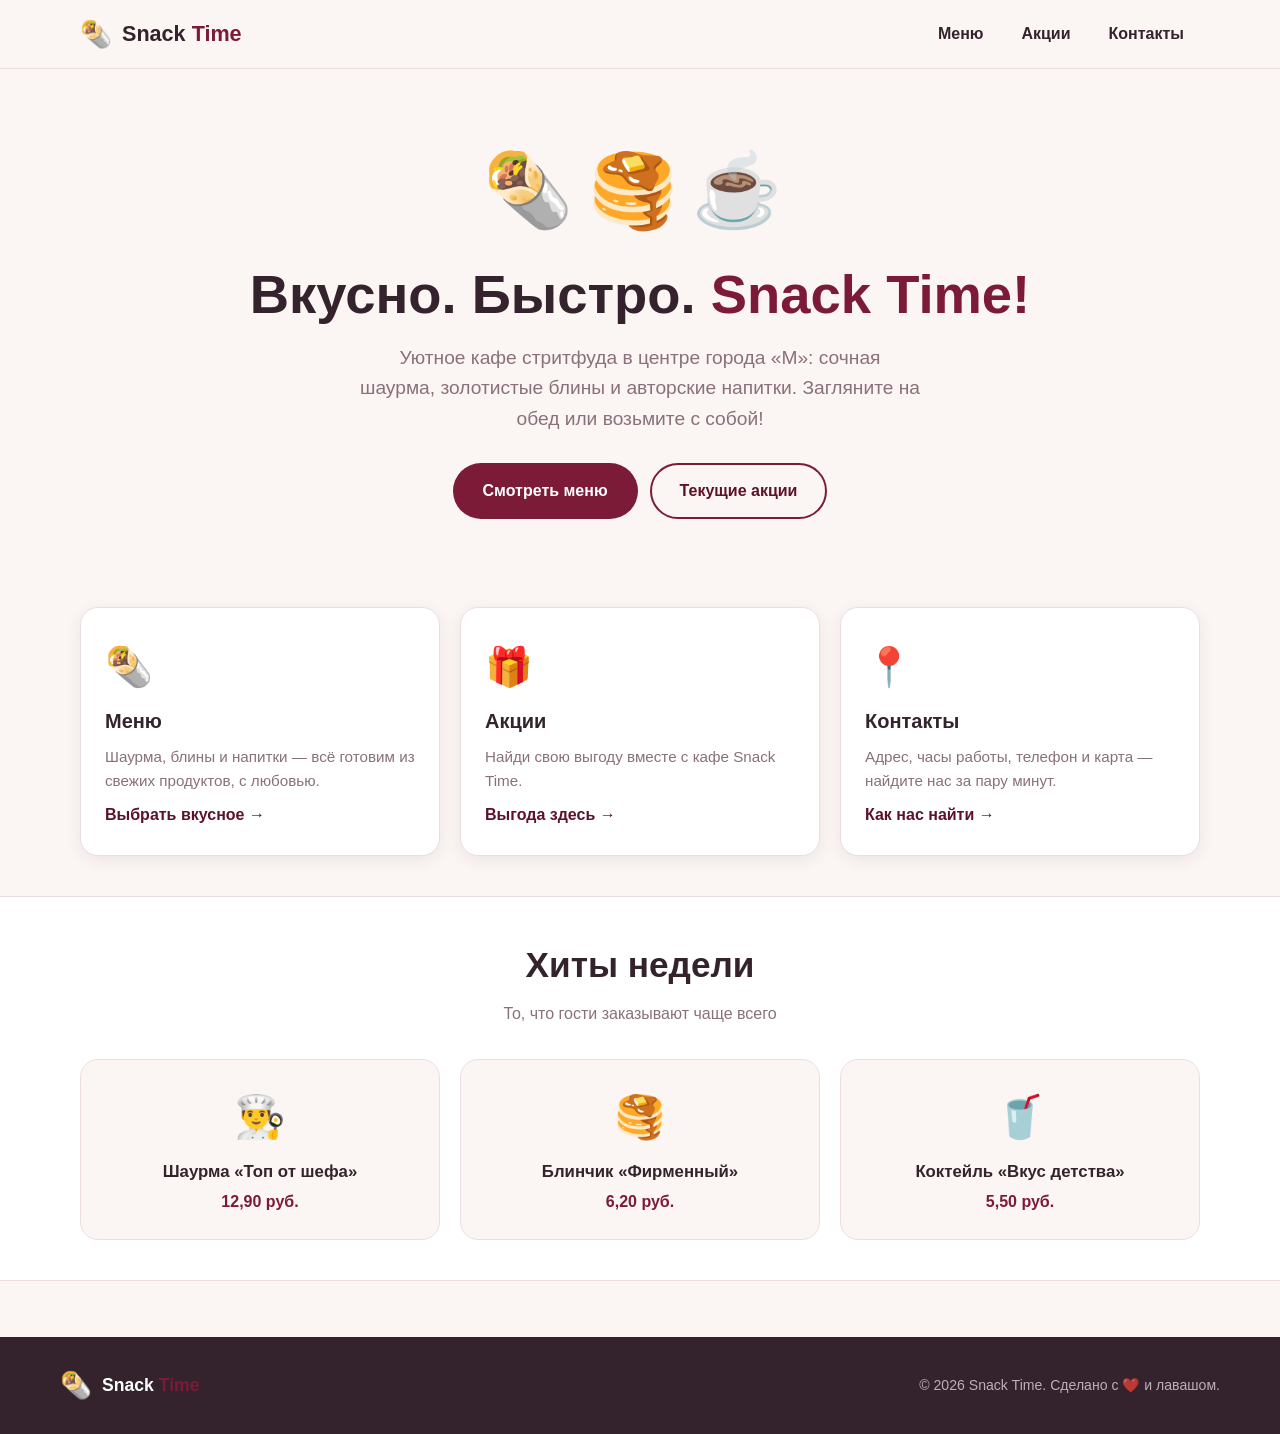
<file: index.html>
<!DOCTYPE html>
<html lang="ru">
<head>
  <meta charset="UTF-8">
  <meta name="viewport" content="width=device-width, initial-scale=1.0">
  <title>Snack Time — кафе стритфуда: шаурма, блины, напитки</title>
  <meta name="description" content="Snack Time — уютное кафе быстрого питания: шаурма, блины и авторские напитки. Акции, меню и контакты.">
  <link rel="icon" href="data:image/svg+xml,%3Csvg xmlns='http://www.w3.org/2000/svg' viewBox='0 0 100 100'%3E%3Ctext y='.9em' font-size='90'%3E%F0%9F%8C%AF%3C/text%3E%3C/svg%3E">
  <link rel="stylesheet" href="css/style.css">
  <script src="js/main.js" defer></script>
</head>
<body>

  <header class="site-header">
    <div class="container header-inner">
      <a class="logo" href="index.html">
        <span class="logo-mark">🌯</span>
        <span>Snack <em>Time</em></span>
      </a>
      <nav class="main-nav" aria-label="Основная навигация">
        <ul>
          <li><a href="menu.html">Меню</a></li>
          <li><a href="promos.html">Акции</a></li>
          <li><a href="contacts.html">Контакты</a></li>
        </ul>
      </nav>
      <button class="burger" aria-label="Открыть меню" aria-expanded="false" aria-controls="mobile-nav">
        <span></span>
        <span></span>
        <span></span>
      </button>
      <nav class="mobile-nav" id="mobile-nav" aria-label="Мобильная навигация">
        <ul>
          <li><a href="menu.html">Меню</a></li>
          <li><a href="promos.html">Акции</a></li>
          <li><a href="contacts.html">Контакты</a></li>
        </ul>
      </nav>
    </div>
  </header>

  <main>
    <section class="hero">
      <div class="container">
        <div class="hero-emoji" aria-hidden="true">🌯🥞☕</div>
        <h1>Вкусно. Быстро. <em>Snack Time!</em></h1>
        <p>Уютное кафе стритфуда в центре города «M»: сочная шаурма, золотистые блины и авторские напитки. Загляните на обед или возьмите с собой!</p>
        <div class="hero-actions">
          <a class="btn btn-primary" href="menu.html">Смотреть меню</a>
          <a class="btn btn-outline" href="promos.html">Текущие акции</a>
        </div>
      </div>
    </section>

    <section class="section">
      <div class="container">
        <div class="cards-grid">
          <a class="nav-card" href="menu.html">
            <span class="nav-card-icon" aria-hidden="true">🌯</span>
            <h3>Меню</h3>
            <p>Шаурма, блины и напитки — всё готовим из свежих продуктов, с любовью.</p>
            <span class="nav-card-link">Выбрать вкусное →</span>
          </a>
          <a class="nav-card" href="promos.html">
            <span class="nav-card-icon" aria-hidden="true">🎁</span>
            <h3>Акции</h3>
            <p>Найди свою выгоду вместе с кафе Snack Time.</p>
            <span class="nav-card-link">Выгода здесь →</span>
          </a>
          <a class="nav-card" href="contacts.html">
            <span class="nav-card-icon" aria-hidden="true">📍</span>
            <h3>Контакты</h3>
            <p>Адрес, часы работы, телефон и карта — найдите нас за пару минут.</p>
            <span class="nav-card-link">Как нас найти →</span>
          </a>
        </div>
      </div>
    </section>

    <section class="section hits-strip">
      <div class="container">
        <div class="section-head">
          <h2>Хиты недели</h2>
          <p>То, что гости заказывают чаще всего</p>
        </div>
        <div class="cards-grid">
          <div class="hit-card">
            <div class="hit-emoji" aria-hidden="true">👨‍🍳</div>
            <h4>Шаурма «Топ от шефа»</h4>
            <div class="hit-price">12,90 руб.</div>
          </div>
          <div class="hit-card">
            <div class="hit-emoji" aria-hidden="true">🥞</div>
            <h4>Блинчик «Фирменный»</h4>
            <div class="hit-price">6,20 руб.</div>
          </div>
          <div class="hit-card">
            <div class="hit-emoji" aria-hidden="true">🥤</div>
            <h4>Коктейль «Вкус детства»</h4>
            <div class="hit-price">5,50 руб.</div>
          </div>
        </div>
      </div>
    </section>
  </main>

  <footer class="site-footer">
    <div class="container footer-inner">
      <a class="logo" href="index.html">
        <span class="logo-mark">🌯</span>
        <span>Snack <em>Time</em></span>
      </a>
      <div class="footer-copy">© <span id="year">2025</span> Snack Time. Сделано с ❤️ и лавашом.</div>
    </div>
  </footer>

</body>
</html>
</file>
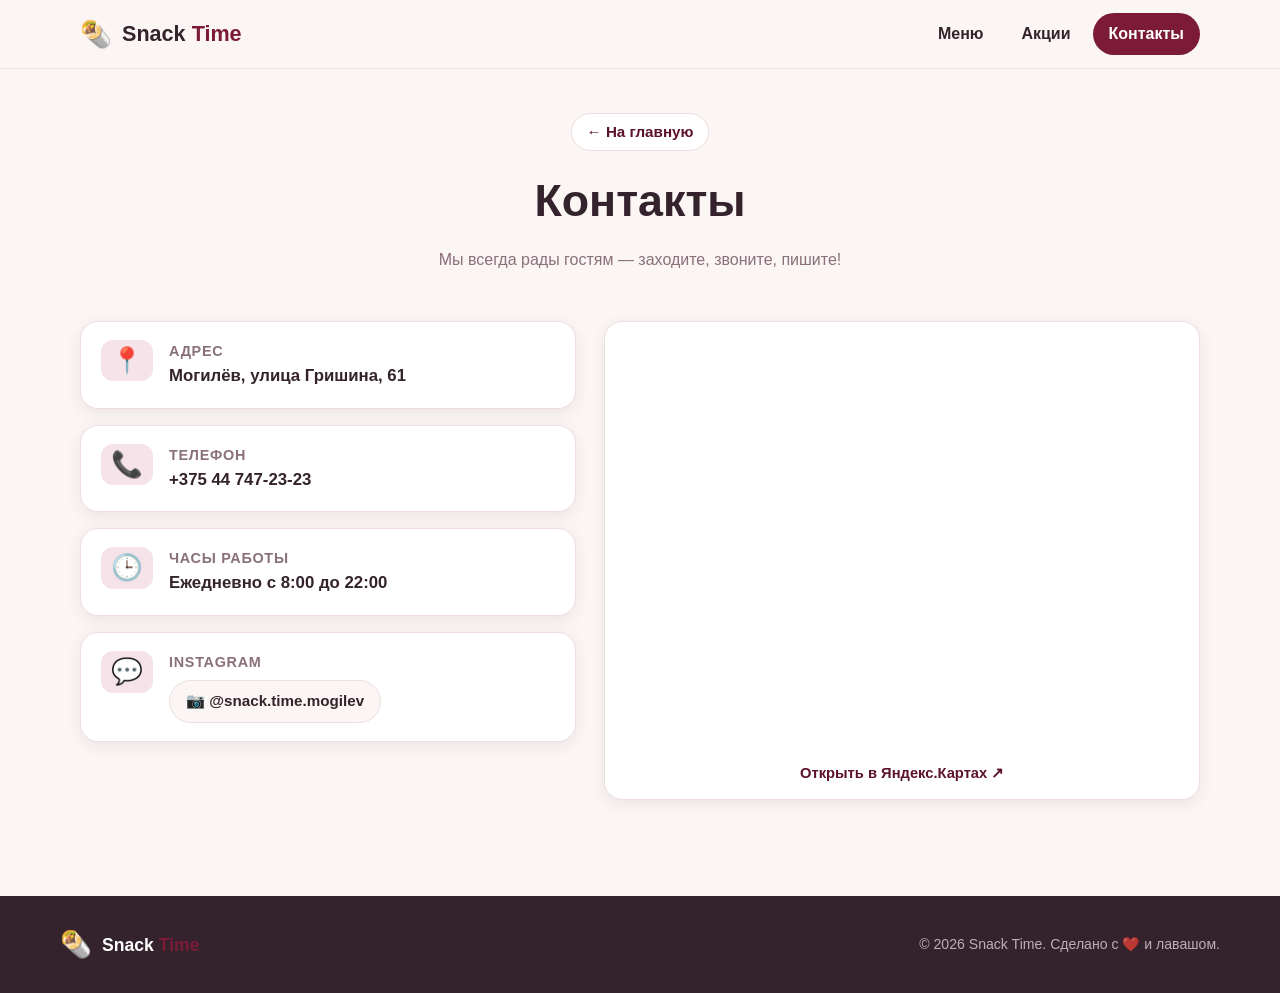
<file: contacts.html>
<!DOCTYPE html>
<html lang="ru">
<head>
  <meta charset="UTF-8">
  <meta name="viewport" content="width=device-width, initial-scale=1.0">
  <title>Контакты — Snack Time</title>
  <meta name="description" content="Контакты кафе Snack Time: адрес, телефон, часы работы и карта проезда.">
  <link rel="icon" href="data:image/svg+xml,%3Csvg xmlns='http://www.w3.org/2000/svg' viewBox='0 0 100 100'%3E%3Ctext y='.9em' font-size='90'%3E%F0%9F%8C%AF%3C/text%3E%3C/svg%3E">
  <link rel="stylesheet" href="css/style.css">
  <script src="js/main.js" defer></script>
</head>
<body>

  <header class="site-header">
    <div class="container header-inner">
      <a class="logo" href="index.html">
        <span class="logo-mark">🌯</span>
        <span>Snack <em>Time</em></span>
      </a>
      <nav class="main-nav" aria-label="Основная навигация">
        <ul>
          <li><a href="menu.html">Меню</a></li>
          <li><a href="promos.html">Акции</a></li>
          <li><a class="active" href="contacts.html">Контакты</a></li>
        </ul>
      </nav>
      <button class="burger" aria-label="Открыть меню" aria-expanded="false" aria-controls="mobile-nav">
        <span></span>
        <span></span>
        <span></span>
      </button>
      <nav class="mobile-nav" id="mobile-nav" aria-label="Мобильная навигация">
        <ul>
          <li><a href="menu.html">Меню</a></li>
          <li><a href="promos.html">Акции</a></li>
          <li><a class="active" href="contacts.html">Контакты</a></li>
        </ul>
      </nav>
    </div>
  </header>

  <main>
    <div class="page-title">
      <div class="container">
        <a class="back-home" href="index.html">← На главную</a>
        <h1>Контакты</h1>
        <p>Мы всегда рады гостям — заходите, звоните, пишите!</p>
      </div>
    </div>

    <section class="section">
      <div class="container contacts-layout">
        <ul class="contact-list">
          <li class="contact-item">
            <span class="contact-icon" aria-hidden="true">📍</span>
            <div>
              <h3>Адрес</h3>
              <p>Могилёв, улица Гришина, 61</p>
            </div>
          </li>
          <li class="contact-item">
            <span class="contact-icon" aria-hidden="true">📞</span>
            <div>
              <h3>Телефон</h3>
              <a href="tel:PHONE_1f302616">+375 44 747-23-23</a>
            </div>
          </li>
          <li class="contact-item">
            <span class="contact-icon" aria-hidden="true">🕒</span>
            <div>
              <h3>Часы работы</h3>
              <p>Ежедневно с 8:00 до 22:00</p>
            </div>
          </li>
          <li class="contact-item">
            <span class="contact-icon" aria-hidden="true">💬</span>
            <div>
              <h3>Instagram</h3>
              <div class="socials">
                <a href="https://www.instagram.com/snack.time.mogilev" target="_blank" rel="noopener">📷 @snack.time.mogilev</a>
              </div>
            </div>
          </li>
        </ul>
        <div class="map-wrap">
          <iframe
            src="https://yandex.by/map-widget/v1/?ll=30.355103%2C53.927242&mode=poi&poi%5Bpoint%5D=30.355133%2C53.927459&poi%5Buri%5D=ymapsbm1%3A%2F%2Forg%3Foid%3D111904322497&z=18.26"
            title="Кафе Snack Time на карте"
            allowfullscreen
            loading="lazy"></iframe>
          <a class="map-open" href="https://yandex.by/maps/158/mogilev/?ll=30.355103%2C53.927242&mode=poi&poi%5Bpoint%5D=30.355133%2C53.927459&poi%5Buri%5D=ymapsbm1%3A%2F%2Forg%3Foid%3D111904322497&z=18.26" target="_blank" rel="noopener">Открыть в Яндекс.Картах ↗</a>
        </div>
      </div>
    </section>
  </main>

  <footer class="site-footer">
    <div class="container footer-inner">
      <a class="logo" href="index.html">
        <span class="logo-mark">🌯</span>
        <span>Snack <em>Time</em></span>
      </a>
      <div class="footer-copy">© <span id="year">2025</span> Snack Time. Сделано с ❤️ и лавашом.</div>
    </div>
  </footer>

</body>
</html>
</file>
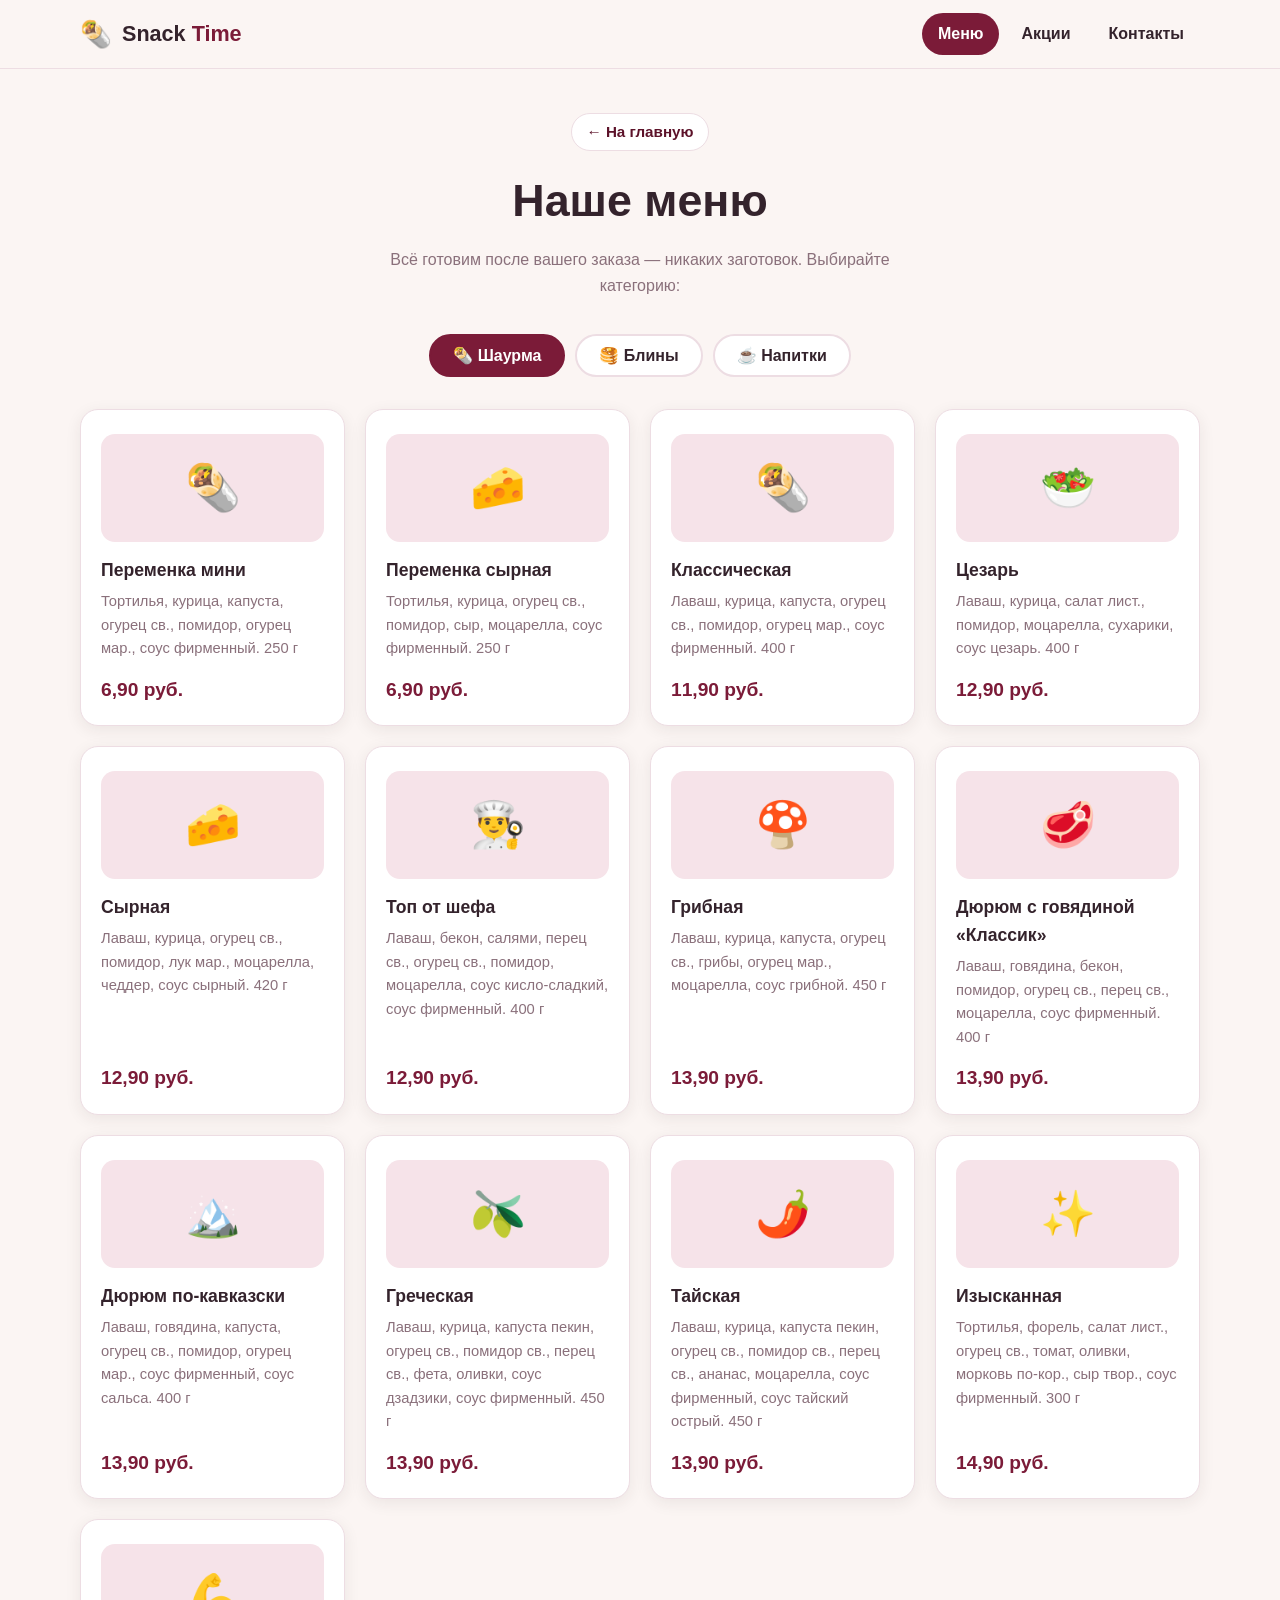
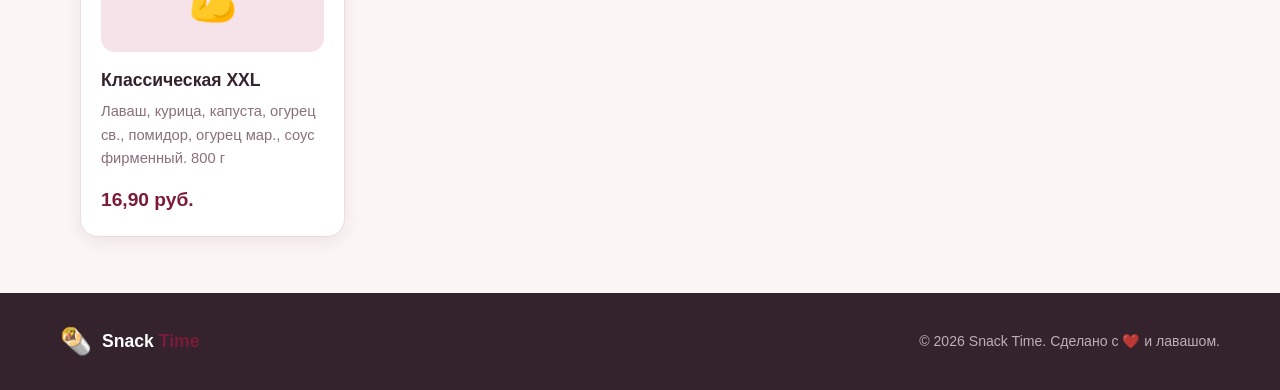
<file: menu.html>
<!DOCTYPE html>
<html lang="ru">
<head>
  <meta charset="UTF-8">
  <meta name="viewport" content="width=device-width, initial-scale=1.0">
  <title>Меню — Snack Time</title>
  <meta name="description" content="Меню кафе Snack Time: шаурма, блины и напитки. Цены, составы и хиты недели.">
  <link rel="icon" href="data:image/svg+xml,%3Csvg xmlns='http://www.w3.org/2000/svg' viewBox='0 0 100 100'%3E%3Ctext y='.9em' font-size='90'%3E%F0%9F%8C%AF%3C/text%3E%3C/svg%3E">
  <link rel="stylesheet" href="css/style.css">
  <script src="js/main.js" defer></script>
</head>
<body>

  <header class="site-header">
    <div class="container header-inner">
      <a class="logo" href="index.html">
        <span class="logo-mark">🌯</span>
        <span>Snack <em>Time</em></span>
      </a>
      <nav class="main-nav" aria-label="Основная навигация">
        <ul>
          <li><a class="active" href="menu.html">Меню</a></li>
          <li><a href="promos.html">Акции</a></li>
          <li><a href="contacts.html">Контакты</a></li>
        </ul>
      </nav>
      <button class="burger" aria-label="Открыть меню" aria-expanded="false" aria-controls="mobile-nav">
        <span></span>
        <span></span>
        <span></span>
      </button>
      <nav class="mobile-nav" id="mobile-nav" aria-label="Мобильная навигация">
        <ul>
          <li><a class="active" href="menu.html">Меню</a></li>
          <li><a href="promos.html">Акции</a></li>
          <li><a href="contacts.html">Контакты</a></li>
        </ul>
      </nav>
    </div>
  </header>

  <main>
    <div class="page-title">
      <div class="container">
        <a class="back-home" href="index.html">← На главную</a>
        <h1>Наше меню</h1>
        <p>Всё готовим после вашего заказа — никаких заготовок. Выбирайте категорию:</p>
      </div>
    </div>

    <div class="container">
      <div class="tabs" role="tablist" aria-label="Категории меню">
        <button class="tab-btn active" role="tab" aria-selected="true" data-tab="shawarma" id="tab-shawarma" aria-controls="shawarma">🌯 Шаурма</button>
        <button class="tab-btn" role="tab" aria-selected="false" data-tab="pancakes" id="tab-pancakes" aria-controls="pancakes">🥞 Блины</button>
        <button class="tab-btn" role="tab" aria-selected="false" data-tab="drinks" id="tab-drinks" aria-controls="drinks">☕ Напитки</button>
      </div>

      <section class="tab-panel active" role="tabpanel" id="shawarma" aria-labelledby="tab-shawarma">
        <div class="menu-grid">
          <article class="dish-card">
            <div class="dish-emoji" aria-hidden="true">🌯</div>
            <h3>Переменка мини</h3>
            <p class="dish-desc">Тортилья, курица, капуста, огурец св., помидор, огурец мар., соус фирменный. 250 г</p>
            <div class="dish-price">6,90 руб.</div>
          </article>
          <article class="dish-card">
            <div class="dish-emoji" aria-hidden="true">🧀</div>
            <h3>Переменка сырная</h3>
            <p class="dish-desc">Тортилья, курица, огурец св., помидор, сыр, моцарелла, соус фирменный. 250 г</p>
            <div class="dish-price">6,90 руб.</div>
          </article>
          <article class="dish-card">
            <div class="dish-emoji" aria-hidden="true">🌯</div>
            <h3>Классическая</h3>
            <p class="dish-desc">Лаваш, курица, капуста, огурец св., помидор, огурец мар., соус фирменный. 400 г</p>
            <div class="dish-price">11,90 руб.</div>
          </article>
          <article class="dish-card">
            <div class="dish-emoji" aria-hidden="true">🥗</div>
            <h3>Цезарь</h3>
            <p class="dish-desc">Лаваш, курица, салат лист., помидор, моцарелла, сухарики, соус цезарь. 400 г</p>
            <div class="dish-price">12,90 руб.</div>
          </article>
          <article class="dish-card">
            <div class="dish-emoji" aria-hidden="true">🧀</div>
            <h3>Сырная</h3>
            <p class="dish-desc">Лаваш, курица, огурец св., помидор, лук мар., моцарелла, чеддер, соус сырный. 420 г</p>
            <div class="dish-price">12,90 руб.</div>
          </article>
          <article class="dish-card">
            <div class="dish-emoji" aria-hidden="true">👨‍🍳</div>
            <h3>Топ от шефа</h3>
            <p class="dish-desc">Лаваш, бекон, салями, перец св., огурец св., помидор, моцарелла, соус кисло-сладкий, соус фирменный. 400 г</p>
            <div class="dish-price">12,90 руб.</div>
          </article>
          <article class="dish-card">
            <div class="dish-emoji" aria-hidden="true">🍄</div>
            <h3>Грибная</h3>
            <p class="dish-desc">Лаваш, курица, капуста, огурец св., грибы, огурец мар., моцарелла, соус грибной. 450 г</p>
            <div class="dish-price">13,90 руб.</div>
          </article>
          <article class="dish-card">
            <div class="dish-emoji" aria-hidden="true">🥩</div>
            <h3>Дюрюм с говядиной «Классик»</h3>
            <p class="dish-desc">Лаваш, говядина, бекон, помидор, огурец св., перец св., моцарелла, соус фирменный. 400 г</p>
            <div class="dish-price">13,90 руб.</div>
          </article>
          <article class="dish-card">
            <div class="dish-emoji" aria-hidden="true">🏔️</div>
            <h3>Дюрюм по-кавказски</h3>
            <p class="dish-desc">Лаваш, говядина, капуста, огурец св., помидор, огурец мар., соус фирменный, соус сальса. 400 г</p>
            <div class="dish-price">13,90 руб.</div>
          </article>
          <article class="dish-card">
            <div class="dish-emoji" aria-hidden="true">🫒</div>
            <h3>Греческая</h3>
            <p class="dish-desc">Лаваш, курица, капуста пекин, огурец св., помидор св., перец св., фета, оливки, соус дзадзики, соус фирменный. 450 г</p>
            <div class="dish-price">13,90 руб.</div>
          </article>
          <article class="dish-card">
            <div class="dish-emoji" aria-hidden="true">🌶️</div>
            <h3>Тайская</h3>
            <p class="dish-desc">Лаваш, курица, капуста пекин, огурец св., помидор св., перец св., ананас, моцарелла, соус фирменный, соус тайский острый. 450 г</p>
            <div class="dish-price">13,90 руб.</div>
          </article>
          <article class="dish-card">
            <div class="dish-emoji" aria-hidden="true">✨</div>
            <h3>Изысканная</h3>
            <p class="dish-desc">Тортилья, форель, салат лист., огурец св., томат, оливки, морковь по-кор., сыр твор., соус фирменный. 300 г</p>
            <div class="dish-price">14,90 руб.</div>
          </article>
          <article class="dish-card">
            <div class="dish-emoji" aria-hidden="true">💪</div>
            <h3>Классическая XXL</h3>
            <p class="dish-desc">Лаваш, курица, капуста, огурец св., помидор, огурец мар., соус фирменный. 800 г</p>
            <div class="dish-price">16,90 руб.</div>
          </article>
        </div>
      </section>

      <section class="tab-panel" role="tabpanel" id="pancakes" aria-labelledby="tab-pancakes">
        <div class="menu-grid">
          <article class="dish-card">
            <div class="dish-emoji" aria-hidden="true">🥞</div>
            <h3>Ветчина + сыр</h3>
            <p class="dish-desc">Блинчик, ветчина, сыр. 130/210 г</p>
            <div class="dish-price">3,60/5,20 руб.</div>
          </article>
          <article class="dish-card">
            <div class="dish-emoji" aria-hidden="true">🥞</div>
            <h3>Курица + сыр</h3>
            <p class="dish-desc">Блинчик, курица, сыр. 130/210 г</p>
            <div class="dish-price">3,60/5,20 руб.</div>
          </article>
          <article class="dish-card">
            <div class="dish-emoji" aria-hidden="true">🥞</div>
            <h3>Творожный сыр + томат</h3>
            <p class="dish-desc">Блинчик, творожный сыр, томат. 210 г</p>
            <div class="dish-price">3,90 руб.</div>
          </article>
          <article class="dish-card">
            <div class="dish-emoji" aria-hidden="true">🥞</div>
            <h3>Баварские колбаски + сыр</h3>
            <p class="dish-desc">Блинчик, баварские колбаски, сыр. 210 г</p>
            <div class="dish-price">5,20 руб.</div>
          </article>
          <article class="dish-card">
            <div class="dish-emoji" aria-hidden="true">🥞</div>
            <h3>Бекон + сыр</h3>
            <p class="dish-desc">Блинчик, бекон, сыр. 210 г</p>
            <div class="dish-price">5,20 руб.</div>
          </article>
          <article class="dish-card">
            <div class="dish-emoji" aria-hidden="true">🥞</div>
            <h3>Салями + сыр</h3>
            <p class="dish-desc">Блинчик, салями, сыр. 210 г</p>
            <div class="dish-price">5,20 руб.</div>
          </article>
          <article class="dish-card">
            <div class="dish-emoji" aria-hidden="true">🥞</div>
            <h3>Рыбка + творожный сыр</h3>
            <p class="dish-desc">Блинчик, рыбка, творожный сыр. 210 г</p>
            <div class="dish-price">7,90 руб.</div>
          </article>
          <article class="dish-card">
            <div class="dish-emoji" aria-hidden="true">🥞</div>
            <h3>Курица + сыр + грибы</h3>
            <p class="dish-desc">Блинчик, курица, сыр, грибы. 240 г</p>
            <div class="dish-price">5,70 руб.</div>
          </article>
          <article class="dish-card">
            <div class="dish-emoji" aria-hidden="true">🥞</div>
            <h3>Говядина + сыр</h3>
            <p class="dish-desc">Блинчик, говядина, сыр. 210 г</p>
            <div class="dish-price">5,90 руб.</div>
          </article>
          <article class="dish-card">
            <div class="dish-emoji" aria-hidden="true">🥞</div>
            <h3>Фирменный</h3>
            <p class="dish-desc">Блинчик, колбаски охотничьи, яйцо, сыр, фирменный соус. 210 г</p>
            <div class="dish-price">6,20 руб.</div>
          </article>
          <article class="dish-card">
            <div class="dish-emoji" aria-hidden="true">🥞</div>
            <h3>Блин-бургер</h3>
            <p class="dish-desc">Блинчик по-домашнему, куриная котлета, бекон, салат лист., огурец мар., сыр, бургер-соус. 300 г</p>
            <div class="dish-price">7,90 руб.</div>
          </article>
          <article class="dish-card">
            <div class="dish-emoji" aria-hidden="true">🥞</div>
            <h3>По-домашнему</h3>
            <p class="dish-desc">К блинчику идёт одна из добавок: сметана, масло, мёд или сладкий топпинг (персик, клубника, банан, вишня, дубайский шоколад). 130 г</p>
            <div class="dish-price">2,90 руб.</div>
          </article>
          <article class="dish-card">
            <div class="dish-emoji" aria-hidden="true">🥞</div>
            <h3>Яблоко + корица</h3>
            <p class="dish-desc">Блинчик, яблоко, корица. 210 г</p>
            <div class="dish-price">3,90 руб.</div>
          </article>
        </div>
      </section>

      <section class="tab-panel" role="tabpanel" id="drinks" aria-labelledby="tab-drinks">
        <h2 class="menu-subtitle">🍺 Пиво</h2>
        <div class="menu-grid">
          <article class="dish-card">
            <div class="dish-emoji" aria-hidden="true">🍺</div>
            <h3>Пиво «Калекцыя майстра - Пшанічнае»</h3>
            <p class="dish-desc">Пшеничное светлое, нефильтрованное. 500 мл</p>
            <div class="dish-price">4,50 руб.</div>
          </article>
          <article class="dish-card">
            <div class="dish-emoji" aria-hidden="true">🍺</div>
            <h3>Пиво «Лидское - Премиум»</h3>
            <p class="dish-desc">Светлое, фильтрованное. 500 мл</p>
            <div class="dish-price">4,50 руб.</div>
          </article>
        </div>

        <h2 class="menu-subtitle">☕ Кофе</h2>
        <div class="menu-grid">
          <article class="dish-card">
            <div class="dish-emoji" aria-hidden="true">☕</div>
            <h3>Эспрессо</h3>
            <p class="dish-desc">50 мл</p>
            <div class="dish-price">2,50 руб.</div>
          </article>
          <article class="dish-card">
            <div class="dish-emoji" aria-hidden="true">☕</div>
            <h3>Американо</h3>
            <p class="dish-desc">180 мл</p>
            <div class="dish-price">5,00 руб.</div>
          </article>
          <article class="dish-card">
            <div class="dish-emoji" aria-hidden="true">☕</div>
            <h3>Американо с молоком</h3>
            <p class="dish-desc">160 мл</p>
            <div class="dish-price">5,00 руб.</div>
          </article>
          <article class="dish-card">
            <div class="dish-emoji" aria-hidden="true">☕</div>
            <h3>Латте</h3>
            <p class="dish-desc">200 мл</p>
            <div class="dish-price">5,00 руб.</div>
          </article>
          <article class="dish-card">
            <div class="dish-emoji" aria-hidden="true">☕</div>
            <h3>Капучино</h3>
            <p class="dish-desc">200 мл</p>
            <div class="dish-price">5,00 руб.</div>
          </article>
          <article class="dish-card">
            <div class="dish-emoji" aria-hidden="true">☕</div>
            <h3>Флэт уайт</h3>
            <p class="dish-desc">200 мл</p>
            <div class="dish-price">5,00 руб.</div>
          </article>
          <article class="dish-card">
            <div class="dish-emoji" aria-hidden="true">☕</div>
            <h3>Бамбл кофе</h3>
            <p class="dish-desc">350 мл</p>
            <div class="dish-price">6,50 руб.</div>
          </article>
          <article class="dish-card">
            <div class="dish-emoji" aria-hidden="true">☕</div>
            <h3>Айс латте</h3>
            <p class="dish-desc">350 мл</p>
            <div class="dish-price">5,00 руб.</div>
          </article>
        </div>

        <h2 class="menu-subtitle">🍵 Чай</h2>
        <div class="menu-grid">
          <article class="dish-card">
            <div class="dish-emoji" aria-hidden="true">🍵</div>
            <h3>Чай чёрный с лимоном</h3>
            <p class="dish-desc">200 мл</p>
            <div class="dish-price">2,00 руб.</div>
          </article>
          <article class="dish-card">
            <div class="dish-emoji" aria-hidden="true">🍵</div>
            <h3>Чай зелёный с лимоном</h3>
            <p class="dish-desc">200 мл</p>
            <div class="dish-price">2,00 руб.</div>
          </article>
        </div>

        <h2 class="menu-subtitle">🥤 Коктейли</h2>
        <div class="menu-grid">
            <article class="dish-card">
                <div class="dish-emoji" aria-hidden="true">🥤</div>
                <h3>Ванильный</h3>
                <p class="dish-desc">250 мл</p>
                <div class="dish-price">3,90 руб.</div>
            </article>
            <article class="dish-card">
                <div class="dish-emoji" aria-hidden="true">🥤</div>
                <h3>Вкус детства</h3>
                <p class="dish-desc">300 мл</p>
                <div class="dish-price">5,50 руб.</div>
            </article>
            <article class="dish-card">
            <div class="dish-emoji" aria-hidden="true">🥤</div>
            <h3>Милк-шейк</h3>
            <p class="dish-desc">Вкусы: арбуз, бабл-гам, клубника со сливками, клубника, шоколад, лесные ягоды, манго, пломбир, соленая карамель, фисташка, малина. 300 мл</p>
            <div class="dish-price">5,50 руб.</div>
          </article>
          <article class="dish-card">
            <div class="dish-emoji" aria-hidden="true">🥤</div>
            <h3>Молочный с сиропом</h3>
            <p class="dish-desc">Вкусы: бабл-гам, вишня, клубника, лесные ягоды, шоколадный, карамель, фисташка, ваниль, лесной орех, арбуз, мандарин, манго, дыня, кокос, ирландский крем, блю курасао. 300 мл</p>
            <div class="dish-price">4,50 руб.</div>
          </article>
        </div>
      </section>
    </div>
  </main>

  <footer class="site-footer">
    <div class="container footer-inner">
      <a class="logo" href="index.html">
        <span class="logo-mark">🌯</span>
        <span>Snack <em>Time</em></span>
      </a>
      <div class="footer-copy">© <span id="year">2025</span> Snack Time. Сделано с ❤️ и лавашом.</div>
    </div>
  </footer>

</body>
</html>
</file>
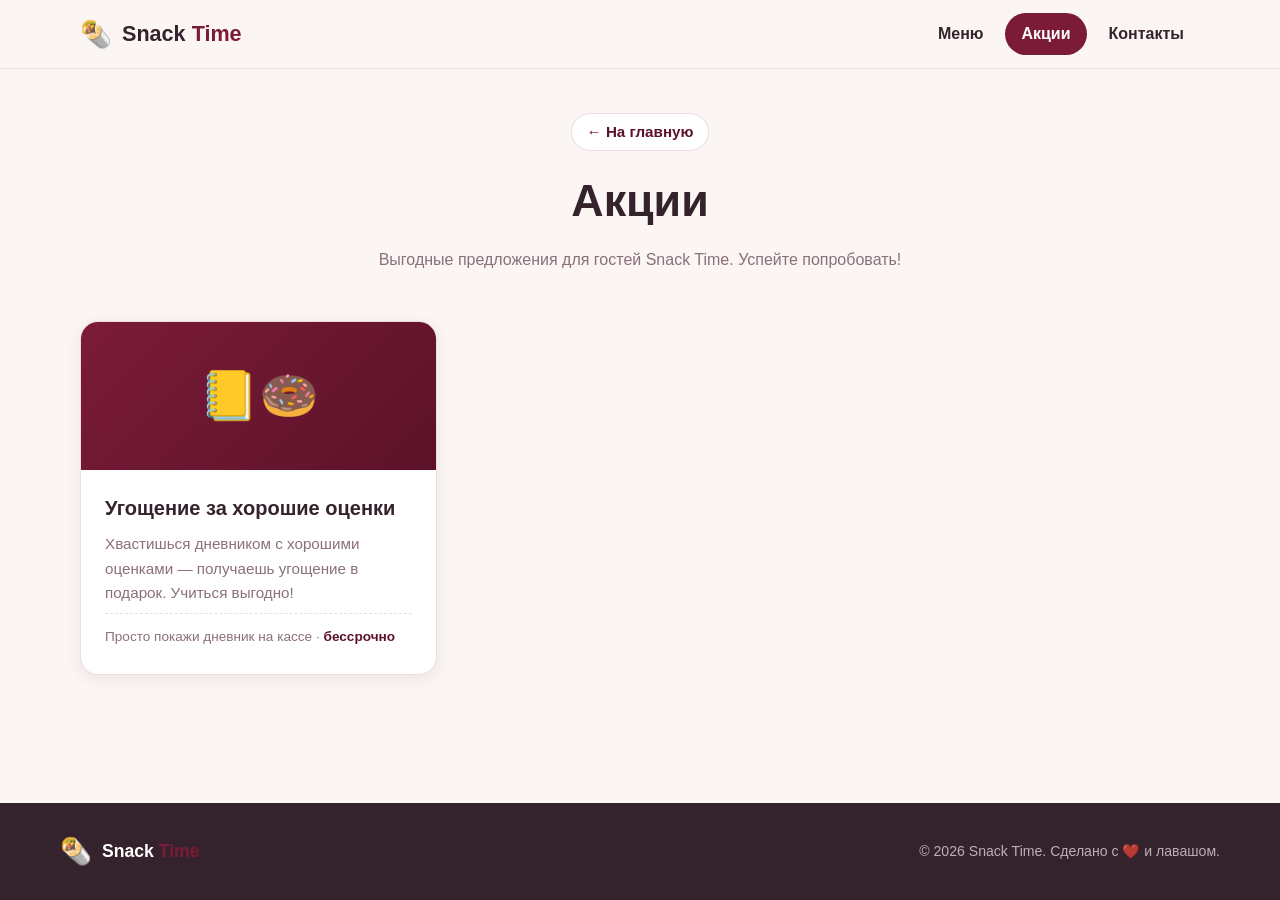
<file: promos.html>
<!DOCTYPE html>
<html lang="ru">
<head>
  <meta charset="UTF-8">
  <meta name="viewport" content="width=device-width, initial-scale=1.0">
  <title>Акции — Snack Time</title>
  <meta name="description" content="Акции кафе Snack Time: угощение за хорошие оценки в дневнике и другие приятные бонусы для гостей.">
  <link rel="icon" href="data:image/svg+xml,%3Csvg xmlns='http://www.w3.org/2000/svg' viewBox='0 0 100 100'%3E%3Ctext y='.9em' font-size='90'%3E%F0%9F%8C%AF%3C/text%3E%3C/svg%3E">
  <link rel="stylesheet" href="css/style.css">
  <script src="js/main.js" defer></script>
</head>
<body>

  <header class="site-header">
    <div class="container header-inner">
      <a class="logo" href="index.html">
        <span class="logo-mark">🌯</span>
        <span>Snack <em>Time</em></span>
      </a>
      <nav class="main-nav" aria-label="Основная навигация">
        <ul>
          <li><a href="menu.html">Меню</a></li>
          <li><a class="active" href="promos.html">Акции</a></li>
          <li><a href="contacts.html">Контакты</a></li>
        </ul>
      </nav>
      <button class="burger" aria-label="Открыть меню" aria-expanded="false" aria-controls="mobile-nav">
        <span></span>
        <span></span>
        <span></span>
      </button>
      <nav class="mobile-nav" id="mobile-nav" aria-label="Мобильная навигация">
        <ul>
          <li><a href="menu.html">Меню</a></li>
          <li><a class="active" href="promos.html">Акции</a></li>
          <li><a href="contacts.html">Контакты</a></li>
        </ul>
      </nav>
    </div>
  </header>

  <main>
    <div class="page-title">
      <div class="container">
        <a class="back-home" href="index.html">← На главную</a>
        <h1>Акции</h1>
        <p>Выгодные предложения для гостей Snack Time. Успейте попробовать!</p>
      </div>
    </div>

    <section class="section">
      <div class="container">
        <div class="promo-grid">
          <article class="promo-card">
            <div class="promo-banner" aria-hidden="true">📒🍩</div>
            <div class="promo-body">
              <h3>Угощение за хорошие оценки</h3>
              <p>Хвастишься дневником с хорошими оценками — получаешь угощение в подарок. Учиться выгодно!</p>
              <div class="promo-terms">Просто покажи дневник на кассе · <strong>бессрочно</strong></div>
            </div>
          </article>
        </div>
      </div>
    </section>
  </main>

  <footer class="site-footer">
    <div class="container footer-inner">
      <a class="logo" href="index.html">
        <span class="logo-mark">🌯</span>
        <span>Snack <em>Time</em></span>
      </a>
      <div class="footer-copy">© <span id="year">2025</span> Snack Time. Сделано с ❤️ и лавашом.</div>
    </div>
  </footer>

</body>
</html>
</file>
<file: css/style.css>
:root {
  --bg: #fbf5f3;
  --surface: #ffffff;
  --accent: #7b1b38;
  --accent-dark: #5c1229;
  --accent-soft: #f6e3e9;
  --text: #34232c;
  --muted: #8a707b;
  --border: #eddde3;
  --shadow: 0 4px 16px rgba(52, 35, 44, 0.08);
  --radius: 18px;
}

* {
  margin: 0;
  padding: 0;
  box-sizing: border-box;
}

html {
  scroll-behavior: smooth;
}

body {
  font-family: -apple-system, BlinkMacSystemFont, "Segoe UI", Roboto, "Helvetica Neue", Arial, sans-serif;
  background: var(--bg);
  color: var(--text);
  line-height: 1.6;
  min-height: 100vh;
  display: flex;
  flex-direction: column;
}

main {
  flex: 1;
}

.container {
  width: 100%;
  max-width: 1160px;
  margin: 0 auto;
  padding: 0 20px;
}

img,
iframe {
  max-width: 100%;
  display: block;
}

a {
  color: var(--accent-dark);
  text-decoration: none;
}

a:hover {
  text-decoration: underline;
}

.site-header {
  position: sticky;
  top: 0;
  z-index: 100;
  background: rgba(251, 245, 243, 0.95);
  backdrop-filter: blur(8px);
  border-bottom: 1px solid var(--border);
}

.header-inner {
  display: flex;
  align-items: center;
  justify-content: space-between;
  gap: 16px;
  min-height: 68px;
  position: relative;
}

.logo {
  display: flex;
  align-items: center;
  gap: 10px;
  font-weight: 800;
  font-size: 1.35rem;
  color: var(--text);
  text-decoration: none;
}

.logo:hover {
  text-decoration: none;
}

.logo-mark {
  font-size: 1.6rem;
}

.logo span:last-child em {
  color: var(--accent);
  font-style: normal;
}

.main-nav {
  display: none;
}

.main-nav ul {
  list-style: none;
  display: flex;
  gap: 6px;
}

.main-nav a {
  display: block;
  padding: 8px 16px;
  border-radius: 999px;
  color: var(--text);
  font-weight: 600;
  transition: background 0.2s, color 0.2s;
}

.main-nav a:hover {
  background: var(--accent-soft);
  text-decoration: none;
}

.main-nav a.active {
  background: var(--accent);
  color: #fff;
}

.burger {
  display: inline-flex;
  flex-direction: column;
  justify-content: center;
  gap: 5px;
  width: 44px;
  height: 44px;
  padding: 10px;
  background: transparent;
  border: 1px solid var(--border);
  border-radius: 12px;
  cursor: pointer;
}

.burger span {
  display: block;
  height: 2px;
  width: 100%;
  background: var(--text);
  border-radius: 2px;
  transition: transform 0.25s, opacity 0.25s;
}

.nav-open .burger span:nth-child(1) {
  transform: translateY(7px) rotate(45deg);
}

.nav-open .burger span:nth-child(2) {
  opacity: 0;
}

.nav-open .burger span:nth-child(3) {
  transform: translateY(-7px) rotate(-45deg);
}

.mobile-nav {
  display: none;
  position: absolute;
  top: 100%;
  left: -20px;
  right: -20px;
  background: var(--surface);
  border-bottom: 1px solid var(--border);
  box-shadow: var(--shadow);
}

.nav-open .mobile-nav {
  display: block;
}

.mobile-nav ul {
  list-style: none;
  padding: 10px 20px 16px;
}

.mobile-nav a {
  display: block;
  padding: 12px 16px;
  border-radius: 12px;
  font-weight: 600;
  color: var(--text);
}

.mobile-nav a:hover,
.mobile-nav a.active {
  background: var(--accent-soft);
  text-decoration: none;
}

.hero {
  padding: 64px 0 48px;
  text-align: center;
}

.hero-emoji {
  font-size: clamp(3rem, 8vw, 4.5rem);
  letter-spacing: 0.2em;
  margin-bottom: 16px;
}

.hero h1 {
  font-size: clamp(2.1rem, 6vw, 3.4rem);
  line-height: 1.15;
  font-weight: 800;
}

.hero h1 em {
  color: var(--accent);
  font-style: normal;
}

.hero p {
  max-width: 560px;
  margin: 16px auto 28px;
  font-size: clamp(1rem, 2.5vw, 1.2rem);
  color: var(--muted);
}

.hero-actions {
  display: flex;
  flex-wrap: wrap;
  justify-content: center;
  gap: 12px;
}

.btn {
  display: inline-block;
  padding: 13px 28px;
  border-radius: 999px;
  font-weight: 700;
  font-size: 1rem;
  border: 2px solid transparent;
  cursor: pointer;
  transition: transform 0.15s, background 0.2s, color 0.2s, border-color 0.2s;
}

.btn:hover {
  text-decoration: none;
  transform: translateY(-2px);
}

.btn-primary {
  background: var(--accent);
  color: #fff;
}

.btn-primary:hover {
  background: var(--accent-dark);
}

.btn-outline {
  background: transparent;
  color: var(--accent-dark);
  border-color: var(--accent);
}

.btn-outline:hover {
  background: var(--accent-soft);
}

.section {
  padding: 40px 0;
}

.section-head {
  text-align: center;
  margin-bottom: 32px;
}

.section-head h2 {
  font-size: clamp(1.6rem, 4vw, 2.2rem);
  font-weight: 800;
}

.section-head p {
  color: var(--muted);
  max-width: 520px;
  margin: 8px auto 0;
}

.cards-grid {
  display: grid;
  grid-template-columns: 1fr;
  gap: 20px;
}

.nav-card {
  display: flex;
  flex-direction: column;
  align-items: flex-start;
  gap: 8px;
  background: var(--surface);
  border: 1px solid var(--border);
  border-radius: var(--radius);
  padding: 28px 24px;
  box-shadow: var(--shadow);
  color: var(--text);
  transition: transform 0.2s, box-shadow 0.2s;
}

.nav-card:hover {
  text-decoration: none;
  transform: translateY(-5px);
  box-shadow: 0 10px 24px rgba(52, 35, 44, 0.14);
}

.nav-card .nav-card-icon {
  font-size: 2.4rem;
}

.nav-card h3 {
  font-size: 1.25rem;
  font-weight: 800;
}

.nav-card p {
  color: var(--muted);
  font-size: 0.95rem;
  flex: 1;
}

.nav-card .nav-card-link {
  font-weight: 700;
  color: var(--accent-dark);
}

.hits-strip {
  background: var(--surface);
  border-top: 1px solid var(--border);
  border-bottom: 1px solid var(--border);
}

.hit-card {
  text-align: center;
  background: var(--bg);
  border: 1px solid var(--border);
  border-radius: var(--radius);
  padding: 24px 16px;
}

.hit-card .hit-emoji {
  font-size: 2.6rem;
}

.hit-card h4 {
  margin-top: 8px;
  font-size: 1.05rem;
}

.hit-card .hit-price {
  color: var(--accent);
  font-weight: 800;
  margin-top: 4px;
}

.about-block {
  display: grid;
  grid-template-columns: 1fr;
  gap: 24px;
  align-items: center;
}

.about-block .about-text h2 {
  font-size: clamp(1.5rem, 4vw, 2rem);
  font-weight: 800;
  margin-bottom: 12px;
}

.about-block .about-text p {
  color: var(--muted);
  margin-bottom: 10px;
}

.hours-card {
  background: var(--surface);
  border: 1px solid var(--border);
  border-radius: var(--radius);
  padding: 24px;
  box-shadow: var(--shadow);
}

.hours-card h3 {
  margin-bottom: 12px;
}

.hours-card table {
  width: 100%;
  border-collapse: collapse;
}

.hours-card td {
  padding: 8px 0;
  border-bottom: 1px dashed var(--border);
}

.hours-card tr:last-child td {
  border-bottom: none;
}

.hours-card td:last-child {
  text-align: right;
  font-weight: 700;
  white-space: nowrap;
}

.page-title {
  padding: 44px 0 8px;
  text-align: center;
}

.back-home {
  display: inline-block;
  font-weight: 700;
  font-size: 0.95rem;
  color: var(--accent-dark);
  margin-bottom: 14px;
  padding: 6px 14px;
  border-radius: 999px;
  background: var(--surface);
  border: 1px solid var(--border);
  transition: background 0.2s, border-color 0.2s;
}

.back-home:hover {
  text-decoration: none;
  background: var(--accent-soft);
  border-color: var(--accent);
}

.page-title h1 {
  font-size: clamp(2rem, 5vw, 2.8rem);
  font-weight: 800;
}

.page-title p {
  color: var(--muted);
  max-width: 540px;
  margin: 10px auto 0;
}

.tabs {
  display: flex;
  flex-wrap: wrap;
  justify-content: center;
  gap: 10px;
  margin: 28px 0 32px;
}

.tab-btn {
  padding: 10px 22px;
  border-radius: 999px;
  border: 2px solid var(--border);
  background: var(--surface);
  color: var(--text);
  font-size: 1rem;
  font-weight: 700;
  cursor: pointer;
  transition: background 0.2s, color 0.2s, border-color 0.2s;
}

.tab-btn:hover {
  border-color: var(--accent);
}

.tab-btn.active {
  background: var(--accent);
  border-color: var(--accent);
  color: #fff;
}

.tab-panel {
  display: none;
}

.tab-panel.active {
  display: block;
}

.menu-grid {
  display: grid;
  grid-template-columns: 1fr;
  gap: 20px;
}

.menu-subtitle {
  margin: 34px 0 16px;
  font-size: 1.4rem;
  font-weight: 800;
}

.menu-subtitle:first-child {
  margin-top: 0;
}

.dish-card {
  position: relative;
  background: var(--surface);
  border: 1px solid var(--border);
  border-radius: var(--radius);
  padding: 24px 20px 20px;
  box-shadow: var(--shadow);
  display: flex;
  flex-direction: column;
  transition: transform 0.2s;
}

.dish-card:hover {
  transform: translateY(-4px);
}

.dish-emoji {
  font-size: 2.8rem;
  text-align: center;
  background: var(--accent-soft);
  border-radius: 14px;
  padding: 18px 0;
  margin-bottom: 14px;
}

.dish-card h3 {
  font-size: 1.1rem;
  font-weight: 800;
}

.dish-card .dish-desc {
  color: var(--muted);
  font-size: 0.92rem;
  margin: 6px 0 14px;
  flex: 1;
}

.dish-card .dish-price {
  font-size: 1.2rem;
  font-weight: 800;
  color: var(--accent);
}

.badge {
  position: absolute;
  top: 12px;
  right: 12px;
  background: var(--accent);
  color: #fff;
  font-size: 0.75rem;
  font-weight: 700;
  padding: 4px 10px;
  border-radius: 999px;
}

.promo-grid {
  display: grid;
  grid-template-columns: 1fr;
  gap: 24px;
}

.promo-card {
  background: var(--surface);
  border: 1px solid var(--border);
  border-radius: var(--radius);
  overflow: hidden;
  box-shadow: var(--shadow);
  display: flex;
  flex-direction: column;
  transition: transform 0.2s;
}

.promo-card:hover {
  transform: translateY(-5px);
}

.promo-banner {
  background: linear-gradient(135deg, var(--accent) 0%, var(--accent-dark) 100%);
  color: #fff;
  padding: 36px 24px;
  text-align: center;
  font-size: 3rem;
}

.promo-body {
  padding: 22px 24px 26px;
  display: flex;
  flex-direction: column;
  gap: 8px;
  flex: 1;
}

.promo-body h3 {
  font-size: 1.25rem;
  font-weight: 800;
}

.promo-body p {
  color: var(--muted);
  font-size: 0.95rem;
  flex: 1;
}

.promo-terms {
  font-size: 0.85rem;
  color: var(--muted);
  border-top: 1px dashed var(--border);
  padding-top: 12px;
}

.promo-terms strong {
  color: var(--accent-dark);
}

.loyalty-block {
  margin-top: 44px;
  background: var(--accent-soft);
  border: 1px solid var(--border);
  border-radius: var(--radius);
  padding: 36px 28px;
  text-align: center;
}

.loyalty-block .loyalty-emoji {
  font-size: 3rem;
}

.loyalty-block h2 {
  font-size: clamp(1.5rem, 4vw, 2rem);
  font-weight: 800;
  margin: 10px 0;
}

.loyalty-block p {
  max-width: 560px;
  margin: 0 auto 20px;
  color: var(--muted);
}

.loyalty-perks {
  list-style: none;
  display: flex;
  flex-wrap: wrap;
  justify-content: center;
  gap: 10px;
}

.loyalty-perks li {
  background: var(--surface);
  border: 1px solid var(--border);
  border-radius: 999px;
  padding: 8px 18px;
  font-weight: 600;
  font-size: 0.95rem;
}

.contacts-layout {
  display: grid;
  grid-template-columns: 1fr;
  gap: 28px;
  align-items: start;
}

.contact-list {
  list-style: none;
  display: flex;
  flex-direction: column;
  gap: 16px;
}

.contact-item {
  display: flex;
  gap: 16px;
  align-items: flex-start;
  background: var(--surface);
  border: 1px solid var(--border);
  border-radius: var(--radius);
  padding: 18px 20px;
  box-shadow: var(--shadow);
}

.contact-item .contact-icon {
  font-size: 1.6rem;
  background: var(--accent-soft);
  border-radius: 12px;
  padding: 8px 10px;
  line-height: 1;
}

.contact-item h3 {
  font-size: 0.9rem;
  text-transform: uppercase;
  letter-spacing: 0.05em;
  color: var(--muted);
  font-weight: 700;
}

.contact-item p,
.contact-item a {
  font-size: 1.05rem;
  font-weight: 600;
  color: var(--text);
}

.contact-item a:hover {
  color: var(--accent-dark);
}

.socials {
  display: flex;
  gap: 12px;
  margin-top: 6px;
}

.socials a {
  display: inline-flex;
  align-items: center;
  gap: 8px;
  background: var(--bg);
  border: 1px solid var(--border);
  border-radius: 999px;
  padding: 8px 16px;
  font-weight: 600;
  font-size: 0.95rem;
  transition: background 0.2s;
}

.socials a:hover {
  background: var(--accent-soft);
  text-decoration: none;
}

.map-wrap {
  background: var(--surface);
  border: 1px solid var(--border);
  border-radius: var(--radius);
  padding: 10px;
  box-shadow: var(--shadow);
}

.map-wrap iframe {
  width: 100%;
  height: 420px;
  border: none;
  border-radius: 12px;
}

.map-open {
  display: block;
  text-align: center;
  font-weight: 700;
  font-size: 0.92rem;
  padding: 10px 0 4px;
}

.site-footer {
  margin-top: 56px;
  background: var(--text);
  color: #f6eaee;
}

.footer-inner {
  display: flex;
  flex-wrap: wrap;
  align-items: center;
  justify-content: space-between;
  gap: 16px;
  padding: 28px 0;
}

.footer-inner .logo {
  color: #fff;
  font-size: 1.1rem;
}

.footer-copy {
  font-size: 0.88rem;
  opacity: 0.7;
}

@media (min-width: 480px) {
  .menu-grid {
    grid-template-columns: repeat(2, 1fr);
  }
}

@media (min-width: 768px) {
  .burger {
    display: none;
  }

  .mobile-nav {
    display: none !important;
  }

  .main-nav {
    display: block;
  }

  .cards-grid {
    grid-template-columns: repeat(3, 1fr);
  }

  .menu-grid {
    grid-template-columns: repeat(3, 1fr);
  }

  .promo-grid {
    grid-template-columns: repeat(3, 1fr);
  }

  .about-block {
    grid-template-columns: 1.4fr 1fr;
  }

  .contacts-layout {
    grid-template-columns: 1fr 1.2fr;
  }
}

@media (min-width: 1200px) {
  .menu-grid {
    grid-template-columns: repeat(4, 1fr);
  }
}
</file>
